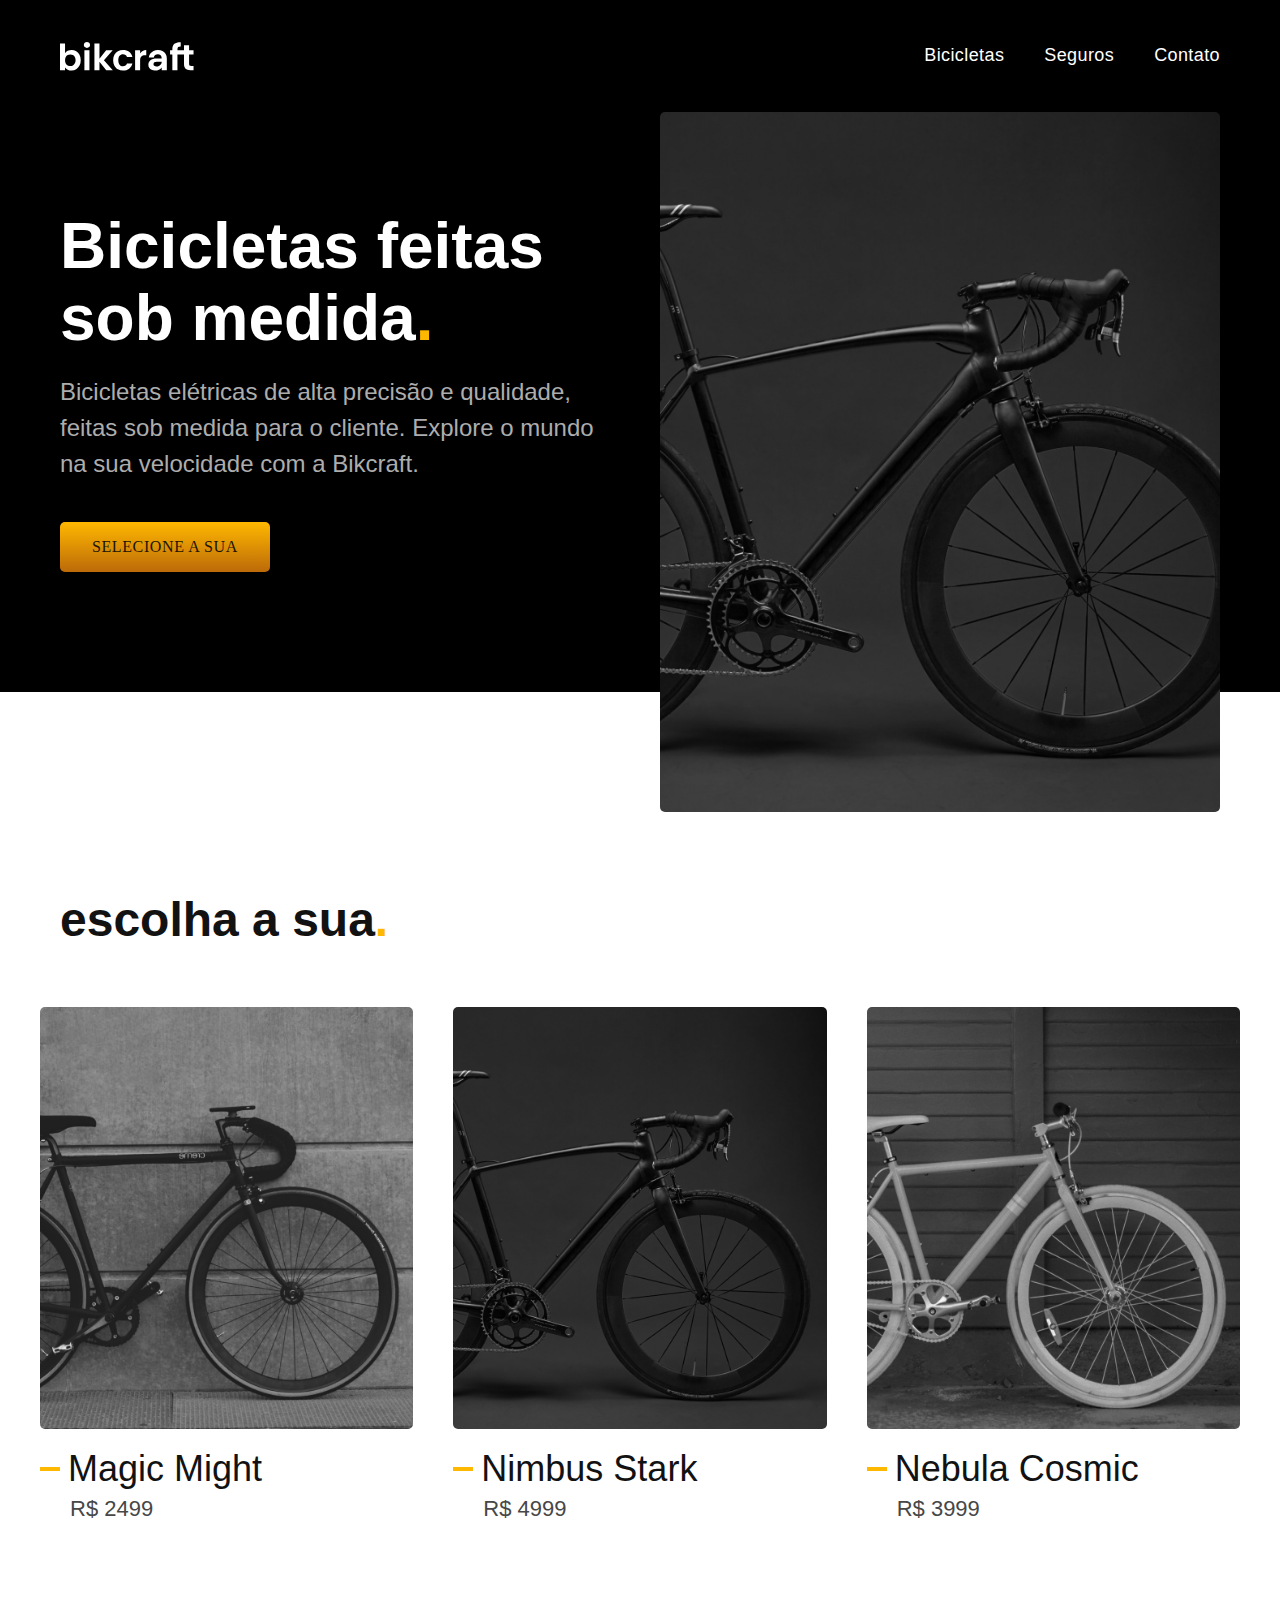
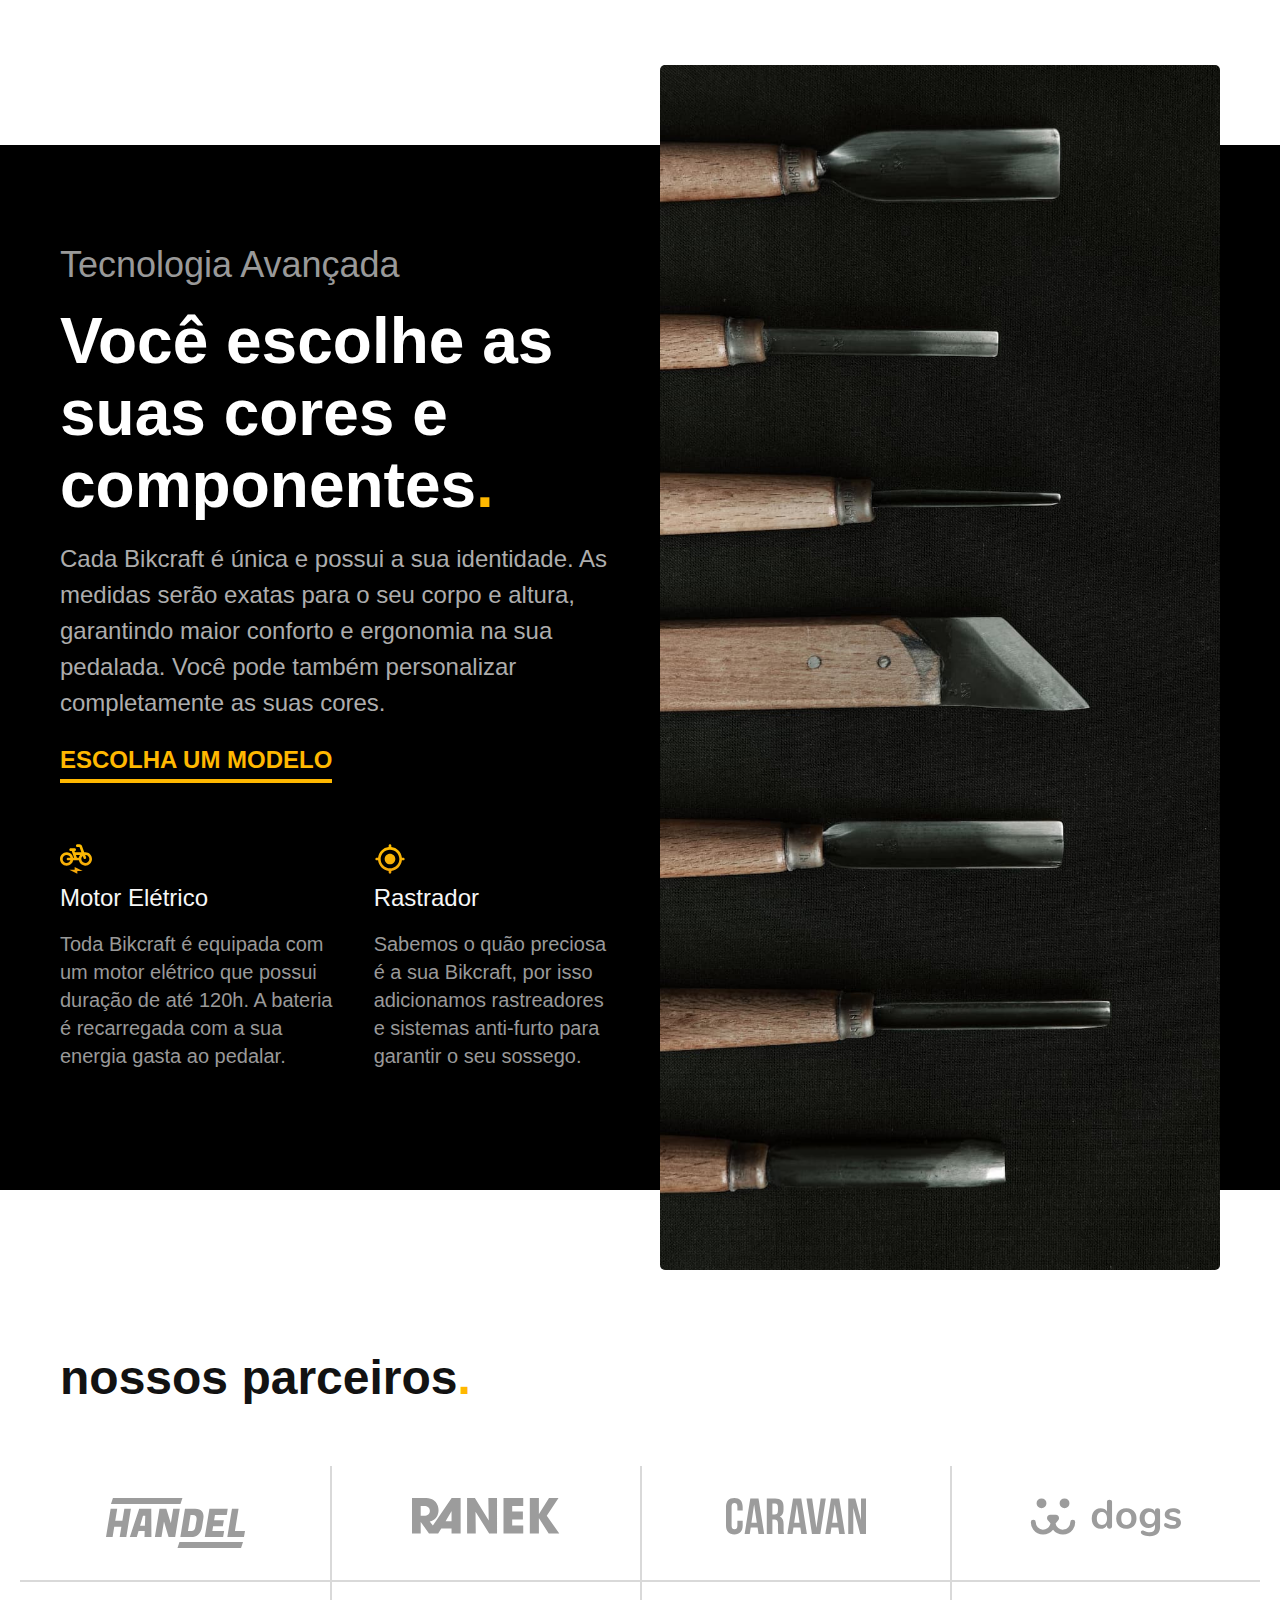
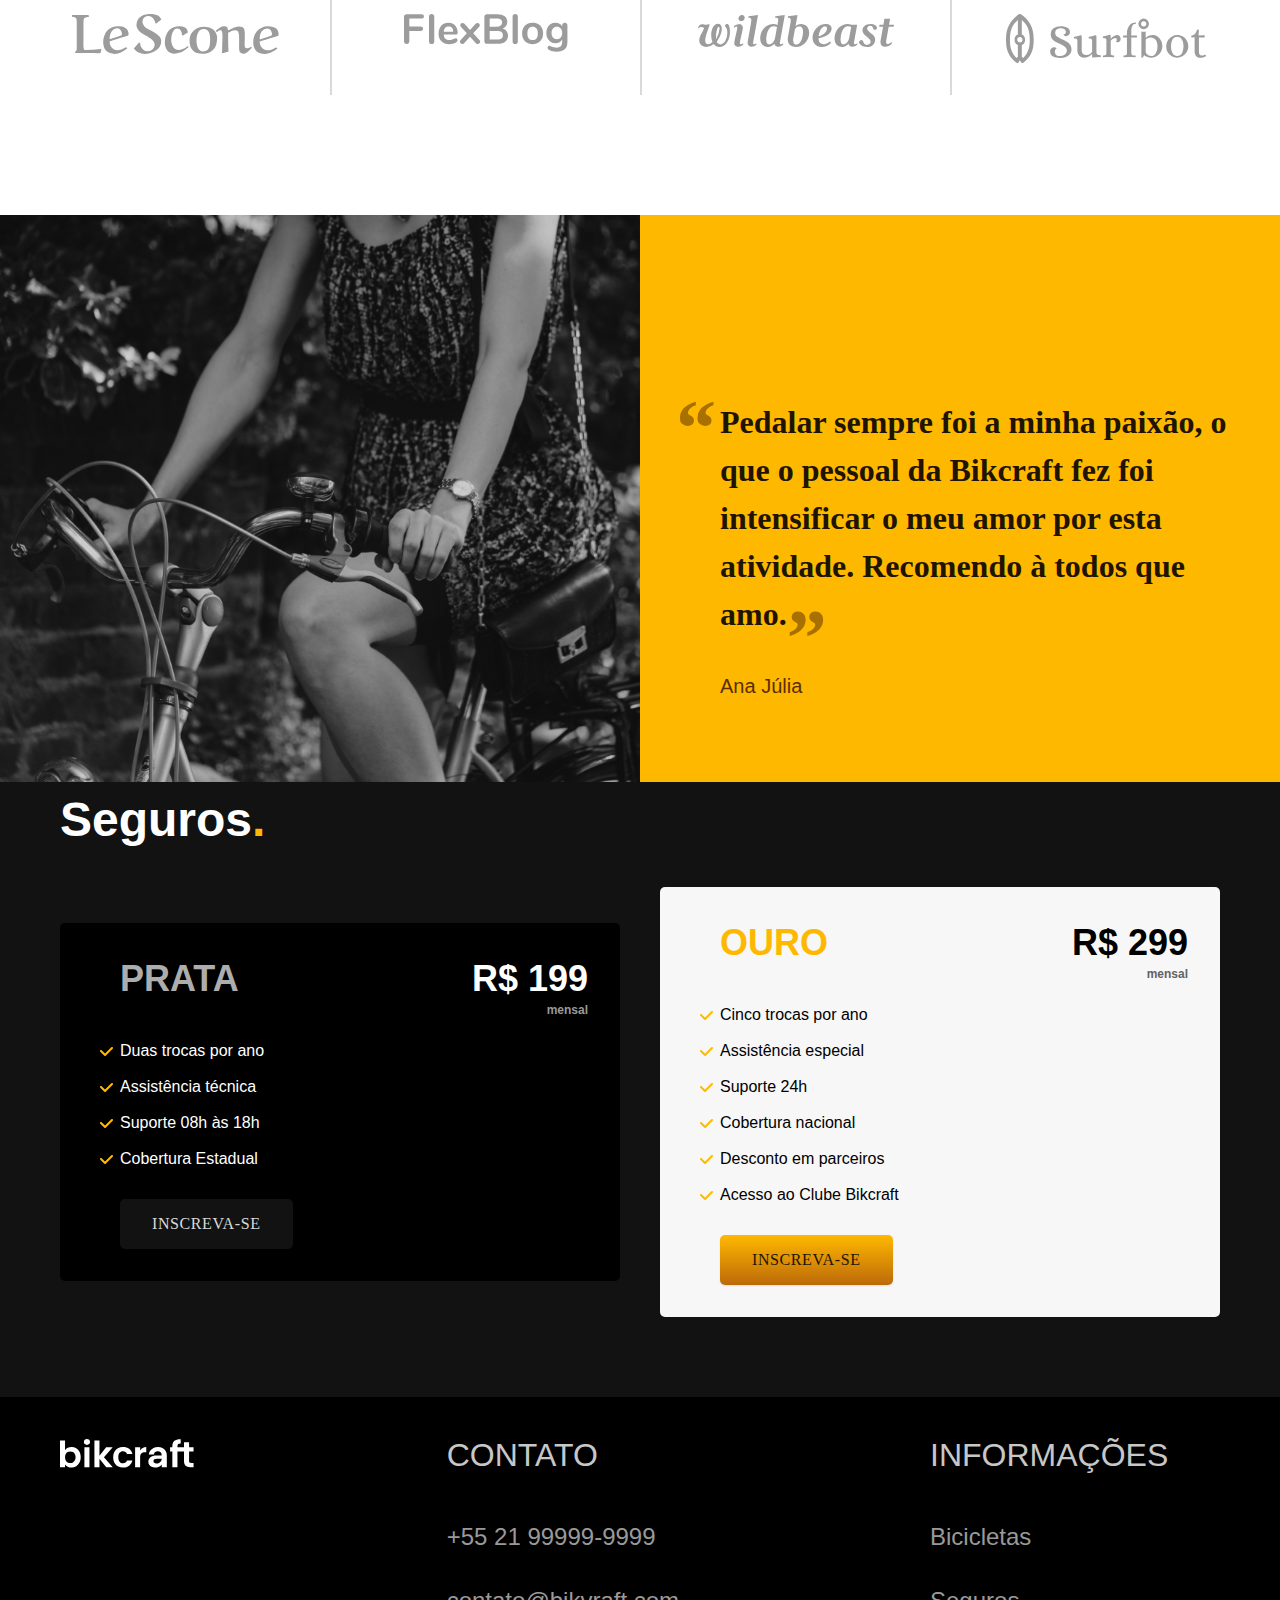
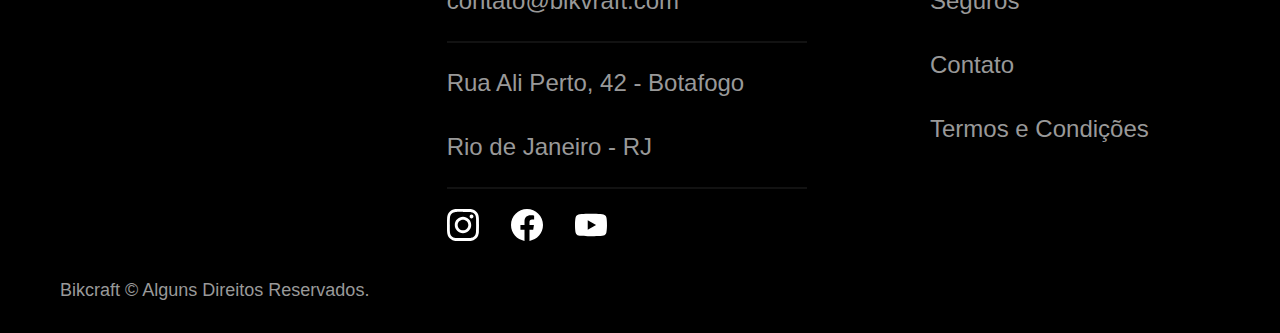
<file: index.html>
<!DOCTYPE html>
<html lang="pt-br">

<head>
  <meta charset="UTF-8">
  <meta name="viewport" content="width=device-width, initial-scale=1.0">
  <meta name="description" content="Bicicletas elétricas de alta precisão e qualidade,  feitas sob medida para o cliente. Explore o mundo na sua velocidade com a Bikcraft.">
  <link rel="stylesheet" href="/css/style.css">

  <!-- <link rel="preconnect" href="https://fonts.googleapis.com">
<link rel="preconnect" href="https://fonts.gstatic.com" crossorigin>
<link href="https://fonts.googleapis.com/css2?family=Merriweather:ital,wght@1,900&family=Poppins:wght@400;500;600;700&family=Roboto:wght@400;500;700&display=swap" rel="stylesheet"> -->

  <title>Bikcraft - Bicicletas Elétricas</title>
</head>

<body>
  <header class="header-bg">
    <div class="container header">
      <a href="./"><img src="/0801-imagens-e-icones/arquivos-cliente/bikcraft.svg" alt="bikcraft"></a>
      <nav aria-label="primaria">
        <ul class="header-menu font-d-m0">
          <li><a href="./bicicletas.html">Bicicletas</a></li>
          <li><a href="./seguros.html">Seguros</a></li>
          <li><a href="./contato.html">Contato</a></li>
        </ul>
      </nav>
    </div>
  </header>

  <main class="introducao-bg">
    <div class="container introducao-container">
      <div class="introducao-textos">
        <h1 class="font-d-b2">Bicicletas feitas sob medida<span class="cor-e1">.</span></h1>
        <p class="corpo-de-texto-cor-4 font-c-m2">Bicicletas elétricas de alta precisão e qualidade, feitas sob medida para o cliente. Explore o mundo na sua velocidade com a Bikcraft.</p>
        <a class="botao" href="./bicicletas.html">selecione a sua</a>
      </div>
      <div class="introducao-img">
        <img class="introducao-img" src="/0827-favicon/bikcraft-arquivos/img/fotos/introducao.jpg" alt="Bicicleta elétrica preta">
      </div>
    </div>
  </main>

  <article class="modelos">
    <h2 class="container font-d-b1 corpo-de-texto-cor-13">escolha a sua<span class="cor-e1">.</span></h2>
    <ul class="modelos-opcoes">
      <li><a href="./bicicletas/magic.html"><img src="/0827-favicon/bikcraft-arquivos/img/bicicletas/magic-home.jpg" alt="Bicicleta Preta">
          <h3 class="font-c-m4 corpo-de-texto-cor-13">Magic Might</h3>
          <span class="font-c-m1 corpo-de-texto-cor-10">R$ 2499</span>
        </a>
      </li>
      <li><a href="./bicicletas/nimbus.html"><img src="/0827-favicon/bikcraft-arquivos/img/bicicletas/nimbus-home.jpg" alt="">
          <h3 class="font-c-m4 corpo-de-texto-cor-13">Nimbus Stark</h3>
          <span class="font-c-m1 corpo-de-texto-cor-10">R$ 4999</span>
        </a>
      </li>
      <li><a href="./bicicletas/nebula.html"><img src="/0827-favicon/bikcraft-arquivos/img/bicicletas/nebula-home.jpg" alt="">
          <h3 class="font-c-m4 corpo-de-texto-cor-13">Nebula Cosmic</h3>
          <span class="font-c-m1 corpo-de-texto-cor-10">R$ 3999</span>
        </a>
      </li>
    </ul>
  </article>

  <article class="tecnologia-bg">
    <div class="tecnologia-container container">
      <div class="tecnologia-conteudo">
        <span class="font-c-m4 corpo-de-texto-cor-5">Tecnologia Avançada</span>
        <h1 class="font-d-b2 corpo-de-texto-cor-0">Você escolhe as suas cores e componentes<span class="cor-e1">.</span></h1>
        <p class="font-c-m2 corpo-de-texto-cor-4">Cada Bikcraft é única e possui a sua identidade. As medidas serão exatas para o seu corpo e altura, garantindo maior conforto e ergonomia na sua pedalada. Você pode também personalizar completamente as suas cores.</p>
        <a class="link font-d-b0" ref="./bicicletas.html">Escolha um modelo</a>
        <div class="tecnologia-detalhamento">
          <div>
            <img src="/0827-favicon/bikcraft-arquivos/img/icones/eletrica.svg" alt="">
            <h3 class="font-d-m1 corpo-de-texto-cor-1">Motor Elétrico</h3>
            <p class="font-c-r corpo-de-texto-cor-5">Toda Bikcraft é equipada com um motor elétrico que possui duração de até 120h. A bateria é recarregada com a sua energia gasta ao pedalar.</p>
          </div>
          <div>
            <img src="/0827-favicon/bikcraft-arquivos/img/icones/rastreador.svg" alt="">
            <h3 class="font-d-m1 corpo-de-texto-cor-1">Rastrador</h3>
            <p class="font-c-r corpo-de-texto-cor-5">Sabemos o quão preciosa é a sua Bikcraft, por isso adicionamos rastreadores e sistemas anti-furto para garantir o seu sossego.</p>
          </div>
        </div>
      </div>
      <div class="tecnologia-imagem">
        <img src="/0827-favicon/bikcraft-arquivos/img/fotos/tecnologia.jpg" alt="">
      </div>
    </div>
  </article>

  <section class="parceiros">
    <h2 class="container font-d-b1 corpo-de-texto-cor-13">nossos parceiros<span class="cor-e1">.</span></h2>
    <ul class="parceiros-marcas">
      <li><img src="/0808-home-parceiros/parceiros/handel.svg" alt=""></li>
      <li><img src="/0808-home-parceiros/parceiros/ranek.svg" alt=""></li>
      <li><img src="/0808-home-parceiros/parceiros/caravan.svg" alt=""></li>
      <li><img src="/0808-home-parceiros/parceiros/dogs.svg" alt=""></li>
      <li><img src="/0808-home-parceiros/parceiros/lescone.svg" alt=""></li>
      <li><img src="/0808-home-parceiros/parceiros/flexblog.svg" alt=""></li>
      <li><img src="/0808-home-parceiros/parceiros/wildbeast.svg" alt=""></li>
      <li><img src="/0808-home-parceiros/parceiros/surfbot.svg" alt=""></li>
    </ul>
  </section>

  <section class="depoimento">
    <div class="depoimento-imagem">
      <img src="/0801-imagens-e-icones/arquivos-cliente/fotos/gerais/depoimento.jpg" alt="Moça andando de bicicleta">
    </div>
    <div class="depoimento-conteudo">
      <blockquote class="cor-e7 font-citacao">
        <p>Pedalar sempre foi a minha paixão, o que o pessoal da Bikcraft fez foi intensificar o meu amor por esta atividade. Recomendo à todos que amo. </p>
      </blockquote>
      <span class="font-d-r cor-e5">Ana Júlia</span>
    </div>
  </section>

  <article class="seguros-bg">
    <div class="seguros container">
      <h2 class=" font-d-b1 corpo-de-texto-cor-0">Seguros<span class="cor-e1">.</span></h2>

      <div class="planos">
        <h2 class="font-d-sm2 corpo-de-texto-cor-4">PRATA</h2>
        <span class="font-d-sm2 corpo-de-texto-cor-0">R$ 199 <span class="font-d-sm0 corpo-de-texto-cor-5">mensal</span></span>
        <ul class="font-c-0m corpo-de-texto-cor-0">
          <li>Duas trocas por ano</li>
          <li>Assistência técnica </li>
          <li>Suporte 08h às 18h</li>
          <li>Cobertura Estadual</li>
        </ul>
        <a class="botao secundario" href="./orcamento.html">Inscreva-se</a>
      </div>

      <div class="planos planos-bg">
        <h2 class="font-d-sm2 cor-e1">OURO</h2>
        <span class="font-d-sm2 corpo-de-texto-cor-14">R$ 299 <span class="font-d-sm0 corpo-de-texto-cor-8">mensal</span></span>
        <ul class="font-c-0m corpo-de-texto-cor-14">
          <li>Cinco trocas por ano</li>
          <li>Assistência especial </li>
          <li>Suporte 24h</li>
          <li>Cobertura nacional</li>
          <li>Desconto em parceiros</li>
          <li>Acesso ao Clube Bikcraft</li>
        </ul>
        <a class="botao" href="./orcamento.html">Inscreva-se</a>
      </div>
    </div>
  </article>

  <footer class="footer-bg">
    <div class="footer-container container">
      <span>
        <a href="./"><img src="/0801-imagens-e-icones/arquivos-cliente/bikcraft.svg" alt="bikcraft"></a>
      </span>
      <div class="footer-contato">
        <h3 class="font-d-m3 corpo-de-texto-cor-3">CONTATO</h3>
        <nav aria-label="contato">
          <ul class="font-c-m3 corpo-de-texto-cor-5">
            <li><a href="tel:+5521999999999">+55 21 99999-9999</a></li>
            <li><a href="mailto:contato@bikvraft.com">contato@bikvraft.com</a></li>
            <li>Rua Ali Perto, 42 - Botafogo</li>
            <li>Rio de Janeiro - RJ</li>
          </ul>
        </nav>
        <div class="redes-sociais corpo-de-texto-cor-0">
          <a href="./">
            <img src="/0827-favicon/bikcraft-arquivos/img/redes/instagram.svg" alt="Instagram">
          </a>
          <a href="./">
            <img src="/0827-favicon/bikcraft-arquivos/img/redes/facebook.svg" alt="Facebook">
          </a>
          <a href="./">
            <img src="/0827-favicon/bikcraft-arquivos/img/redes/youtube.svg" alt="Youtub">
          </a>
        </div>
      </div>
      <div class="footer-informacoes">
        <h3 class="font-d-m3 corpo-de-texto-cor-3">INFORMAÇÕES</h3>
        <nav aria-label="informações">
          <ul class="font-c-m3 corpo-de-texto-cor-5">
            <li><a href="./bicicletas.html">Bicicletas</a></li>
            <li><a href="./seguros.html">Seguros</a></li>
            <li><a href="./contato.html">Contato</a></li>
            <li><a href="./termos.html">Termos e Condições</a></li>
          </ul>
        </nav>
      </div>
      <p class="footer-copy corpo-de-texto-cor-5">Bikcraft © Alguns Direitos Reservados.</p>
    </div>
  </footer>
</body>

</html>
</file>
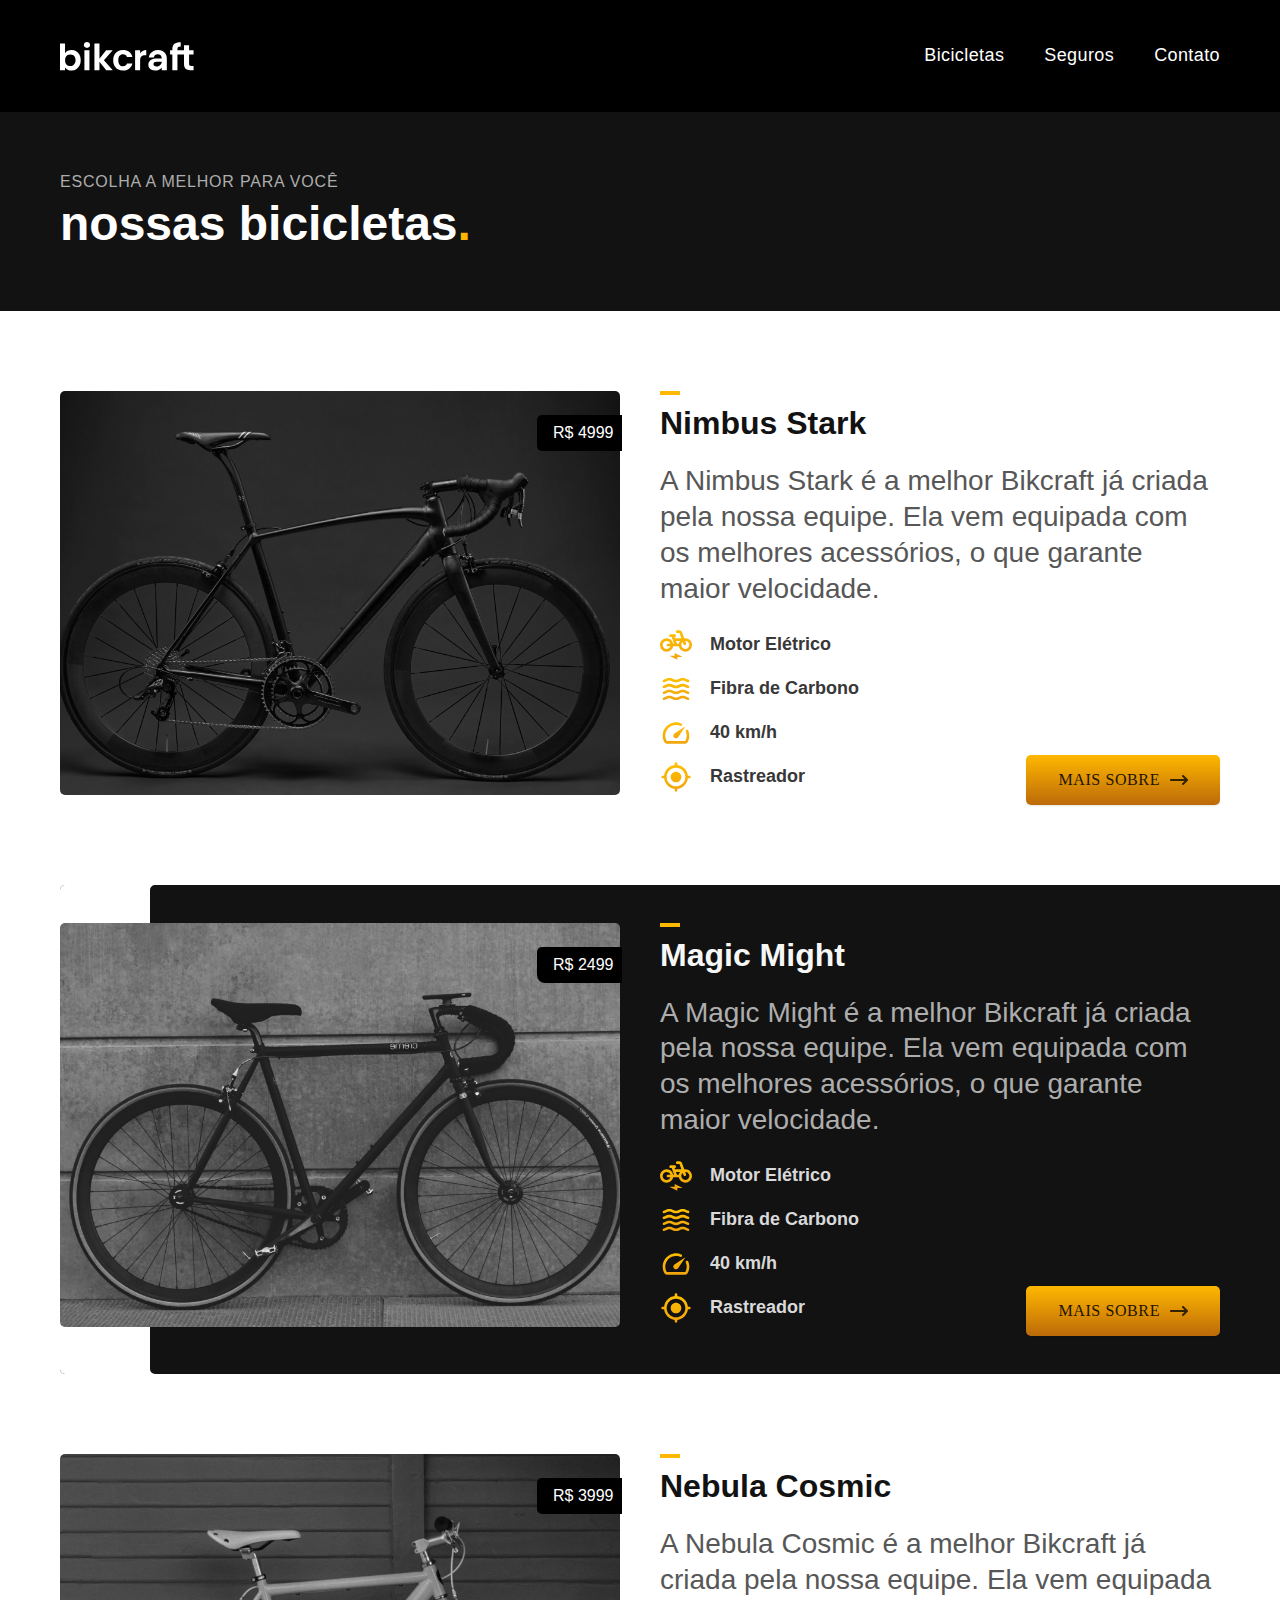
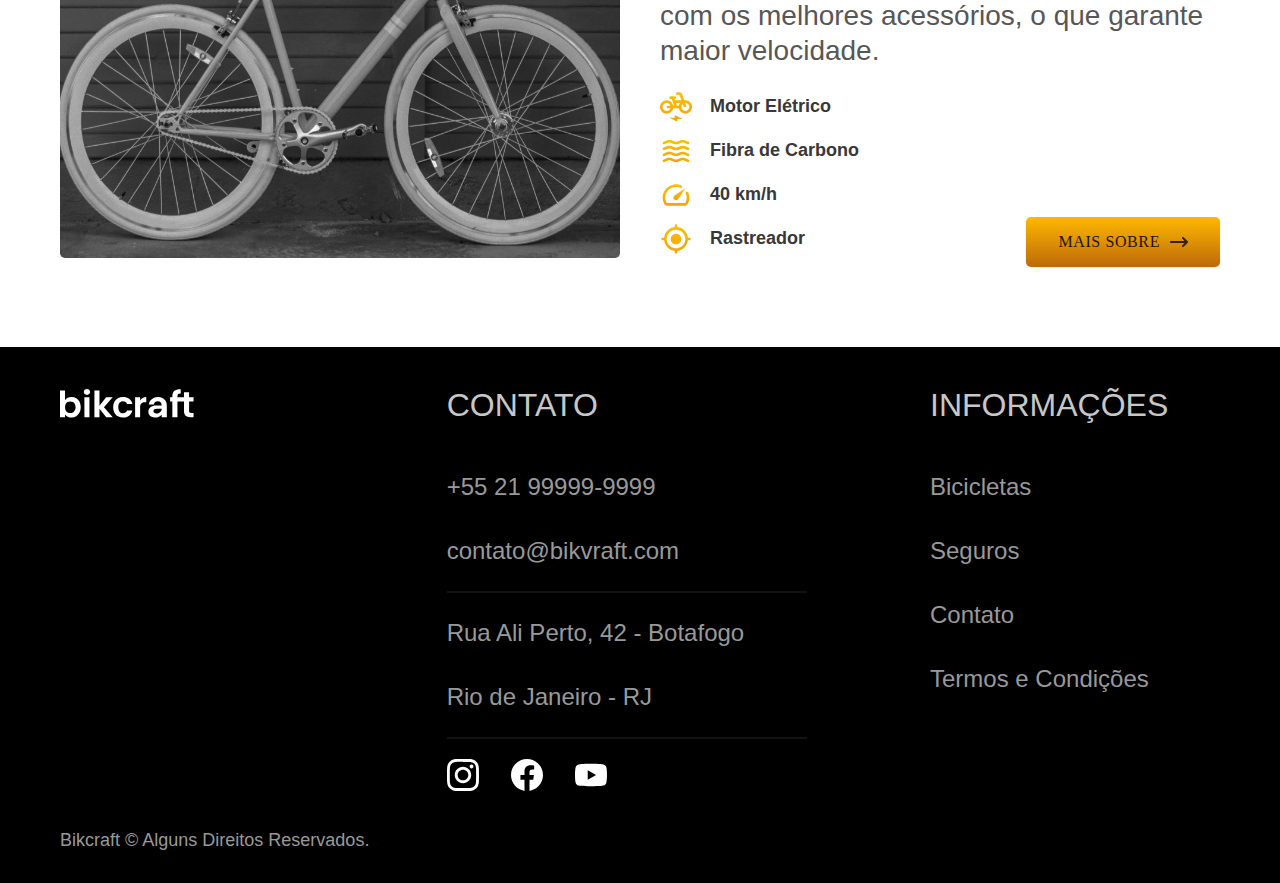
<file: bicicletas.html>
<!DOCTYPE html>
<html lang="pt-br">

<head>
  <meta charset="UTF-8">
  <meta name="viewport" content="width=device-width, initial-scale=1.0">
  <meta name="description" content="Bicicletas e modelos.">
  <link rel="stylesheet" href="/css/style.css">
  <title>Bicicletas| Bikcraft</title>

  <!-- <link rel="preconnect" href="https://fonts.googleapis.com">
<link rel="preconnect" href="https://fonts.gstatic.com" crossorigin>
<link href="https://fonts.googleapis.com/css2?family=Merriweather:ital,wght@1,900&family=Poppins:wght@400;500;600;700&family=Roboto:wght@400;500;700&display=swap" rel="stylesheet"> -->

</head>

<body id="bicicletas">
  <header class="header-bg">
    <div class="container header">
      <a href="./"><img src="/0801-imagens-e-icones/arquivos-cliente/bikcraft.svg" alt="bikcraft"></a>
      <nav aria-label="primaria">
        <ul class="header-menu font-d-m0">
          <li><a href="./bicicletas.html">Bicicletas</a></li>
          <li><a href="./seguros.html">Seguros</a></li>
          <li><a href="./contato.html">Contato</a></li>
        </ul>
      </nav>
    </div>
  </header>

  <main>
    <div class="titulo-bg">
      <div class="titulo container">
        <p class="font-c-01m corpo-de-texto-cor-4">escolha a melhor para você</p>
        <h1 class="font-d-b1 corpo-de-texto-cor-0">nossas bicicletas<span class="cor-e1">.</span></h1>
      </div>
    </div>

    <div class="bicicletas-conteudo container"><!--1-->
      <!-- <div class="div-img-span"> -->
        <img src="/0827-favicon/bikcraft-arquivos/img/bicicletas/nimbus.jpg" alt="Nimbus Stark">
        <!-- <span class="font-c-01m corpo-de-texto-cor-0">R$ 4999</span>
      </div> -->
      <div class="bicicletas-conteudo-textos bicicletas-bg-1-3">
        <span class="font-c-01m corpo-de-texto-cor-0">R$ 4999</span>
        <h2 class="font-c-b0 corpo-de-texto-cor-13">Nimbus Stark</h2>
        <p class="font-c-m31 corpo-de-texto-cor-9">A Nimbus Stark é a melhor Bikcraft já criada pela nossa equipe. Ela vem equipada com os melhores acessórios, o que garante maior velocidade. </p>
        <ul class="font-d-sm1 corpo-de-texto-cor-11">
          <li><img src="/0827-favicon/bikcraft-arquivos/img/icones/eletrica.svg" alt="">Motor Elétrico</li>
          <li><img src="/0827-favicon/bikcraft-arquivos/img/icones/carbono.svg" alt="">Fibra de Carbono</li>
          <li><img src="/0827-favicon/bikcraft-arquivos/img/icones/velocidade.svg" alt="">40 km/h</li>
          <li><img src="/0827-favicon/bikcraft-arquivos/img/icones/rastreador.svg" alt="">Rastreador</li>
        </ul>
        <a class="botao seta" href="./nimbus-stark.html">mais sobre <!-- <span><img src="/0827-favicon/bikcraft-arquivos/img/icones/seta.svg" alt=""></span>--></a>
      </div>
    </div>

    <div class="container"><!--2-->
      <div class="bicicletas-conteudo bicicletas-bg-2">
        <img src="/0827-favicon/bikcraft-arquivos/img/bicicletas/magic.jpg" alt="Nimbus Stark">
        <div class="bicicletas-conteudo-textos">
          <span id="span-2" class="font-c-01m corpo-de-texto-cor-0">R$ 2499</span>
          <h2 class="font-c-b0 corpo-de-texto-cor-1">Magic Might</h2>
          <p class="font-c-m31 corpo-de-texto-cor-4">A Magic Might é a melhor Bikcraft já criada pela nossa equipe. Ela vem equipada com os melhores acessórios, o que garante maior velocidade. </p>
          <ul class="font-d-sm1 corpo-de-texto-cor-2">
            <li><img src="/0827-favicon/bikcraft-arquivos/img/icones/eletrica.svg" alt="">Motor Elétrico</li>
            <li><img src="/0827-favicon/bikcraft-arquivos/img/icones/carbono.svg" alt="">Fibra de Carbono</li>
            <li><img src="/0827-favicon/bikcraft-arquivos/img/icones/velocidade.svg" alt="">40 km/h</li>
            <li><img src="/0827-favicon/bikcraft-arquivos/img/icones/rastreador.svg" alt="">Rastreador</li>
          </ul>
          <a class="botao seta" href="./magic-might.html">mais sobre</a>
        </div>
      </div>
    </div>

    <div class="bicicletas-conteudo container"><!--3-->
      <img src="/0827-favicon/bikcraft-arquivos/img/bicicletas/nebula.jpg" alt="Nimbus Stark">
      <div class="bicicletas-conteudo-textos bicicletas-bg-1-3">
        <span class="font-c-01m corpo-de-texto-cor-0">R$ 3999</span>
        <h2 class="font-c-b0 corpo-de-texto-cor-13">Nebula Cosmic</h2>
        <p class="font-c-m31 corpo-de-texto-cor-9">A Nebula Cosmic é a melhor Bikcraft já criada pela nossa equipe. Ela vem equipada com os melhores acessórios, o que garante maior velocidade. </p>
        <ul class="font-d-sm1 corpo-de-texto-cor-11">
          <li><img src="/0827-favicon/bikcraft-arquivos/img/icones/eletrica.svg" alt="">Motor Elétrico</li>
          <li><img src="/0827-favicon/bikcraft-arquivos/img/icones/carbono.svg" alt="">Fibra de Carbono</li>
          <li><img src="/0827-favicon/bikcraft-arquivos/img/icones/velocidade.svg" alt="">40 km/h</li>
          <li><img src="/0827-favicon/bikcraft-arquivos/img/icones/rastreador.svg" alt="">Rastreador</li>
        </ul>
        <a class="botao seta" href="./nebula-cosmic.html">mais sobre</a>
      </div>
    </div>
  </main>

  <footer class="footer-bg">
    <div class="footer-container container">
      <span>
        <a href="./"><img src="/0801-imagens-e-icones/arquivos-cliente/bikcraft.svg" alt="bikcraft"></a>
      </span>
      <div class="footer-contato">
        <h3 class="font-d-m3 corpo-de-texto-cor-3">CONTATO</h3>
        <nav aria-label="contato">
          <ul class="font-c-m3 corpo-de-texto-cor-5">
            <li><a href="tel:+5521999999999">+55 21 99999-9999</a></li>
            <li><a href="mailto:contato@bikvraft.com">contato@bikvraft.com</a></li>
            <li>Rua Ali Perto, 42 - Botafogo</li>
            <li>Rio de Janeiro - RJ</li>
          </ul>
        </nav>
        <div class="redes-sociais corpo-de-texto-cor-0">
          <a href="./">
            <img src="/0827-favicon/bikcraft-arquivos/img/redes/instagram.svg" alt="Instagram">
          </a>
          <a href="./">
            <img src="/0827-favicon/bikcraft-arquivos/img/redes/facebook.svg" alt="Facebook">
          </a>
          <a href="./">
            <img src="/0827-favicon/bikcraft-arquivos/img/redes/youtube.svg" alt="Youtub">
          </a>
        </div>
      </div>
      <div class="footer-informacoes">
        <h3 class="font-d-m3 corpo-de-texto-cor-3">INFORMAÇÕES</h3>
        <nav aria-label="informações">
          <ul class="font-c-m3 corpo-de-texto-cor-5">
            <li><a href="./bicicletas.html">Bicicletas</a></li>
            <li><a href="./seguros.html">Seguros</a></li>
            <li><a href="./contato.html">Contato</a></li>
            <li><a href="./termos.html">Termos e Condições</a></li>
          </ul>
        </nav>
      </div>
      <p class="footer-copy corpo-de-texto-cor-5">Bikcraft © Alguns Direitos Reservados.</p>
    </div>
  </footer>
</body>

</html>
</file>
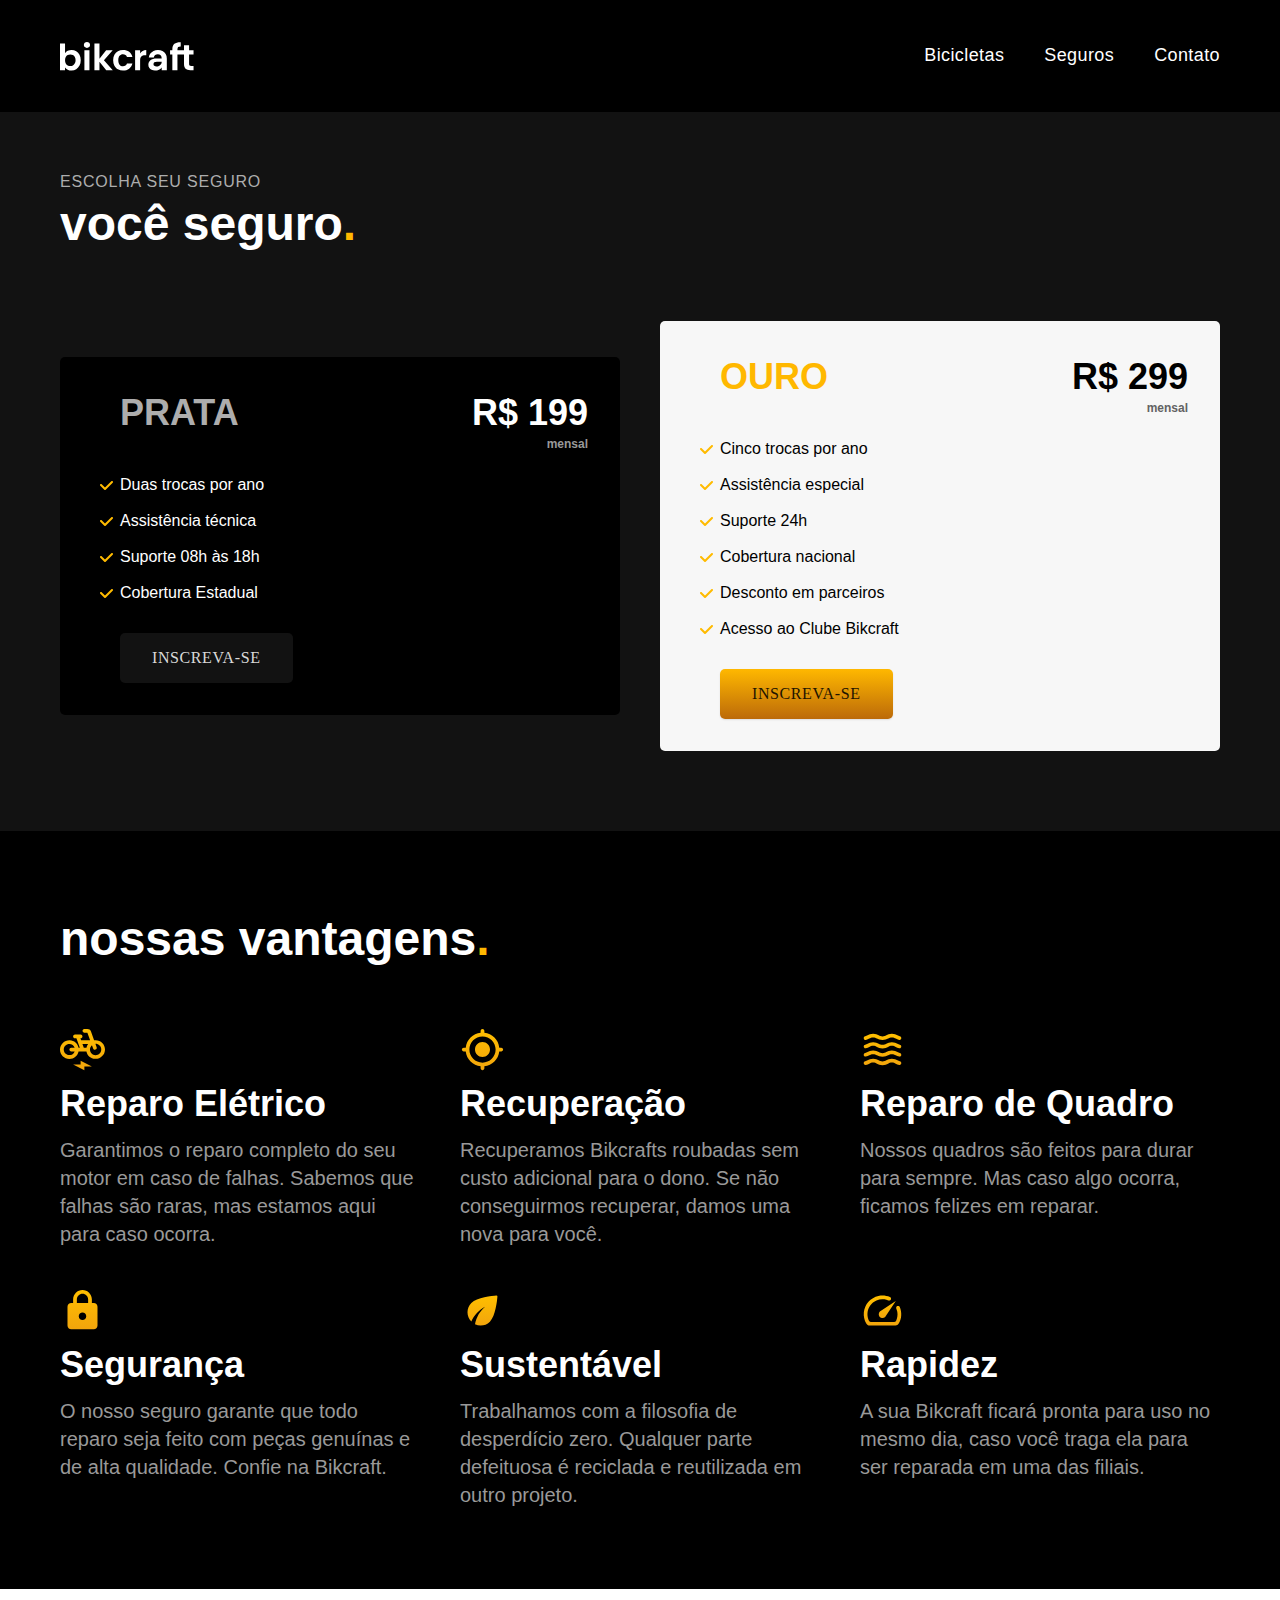
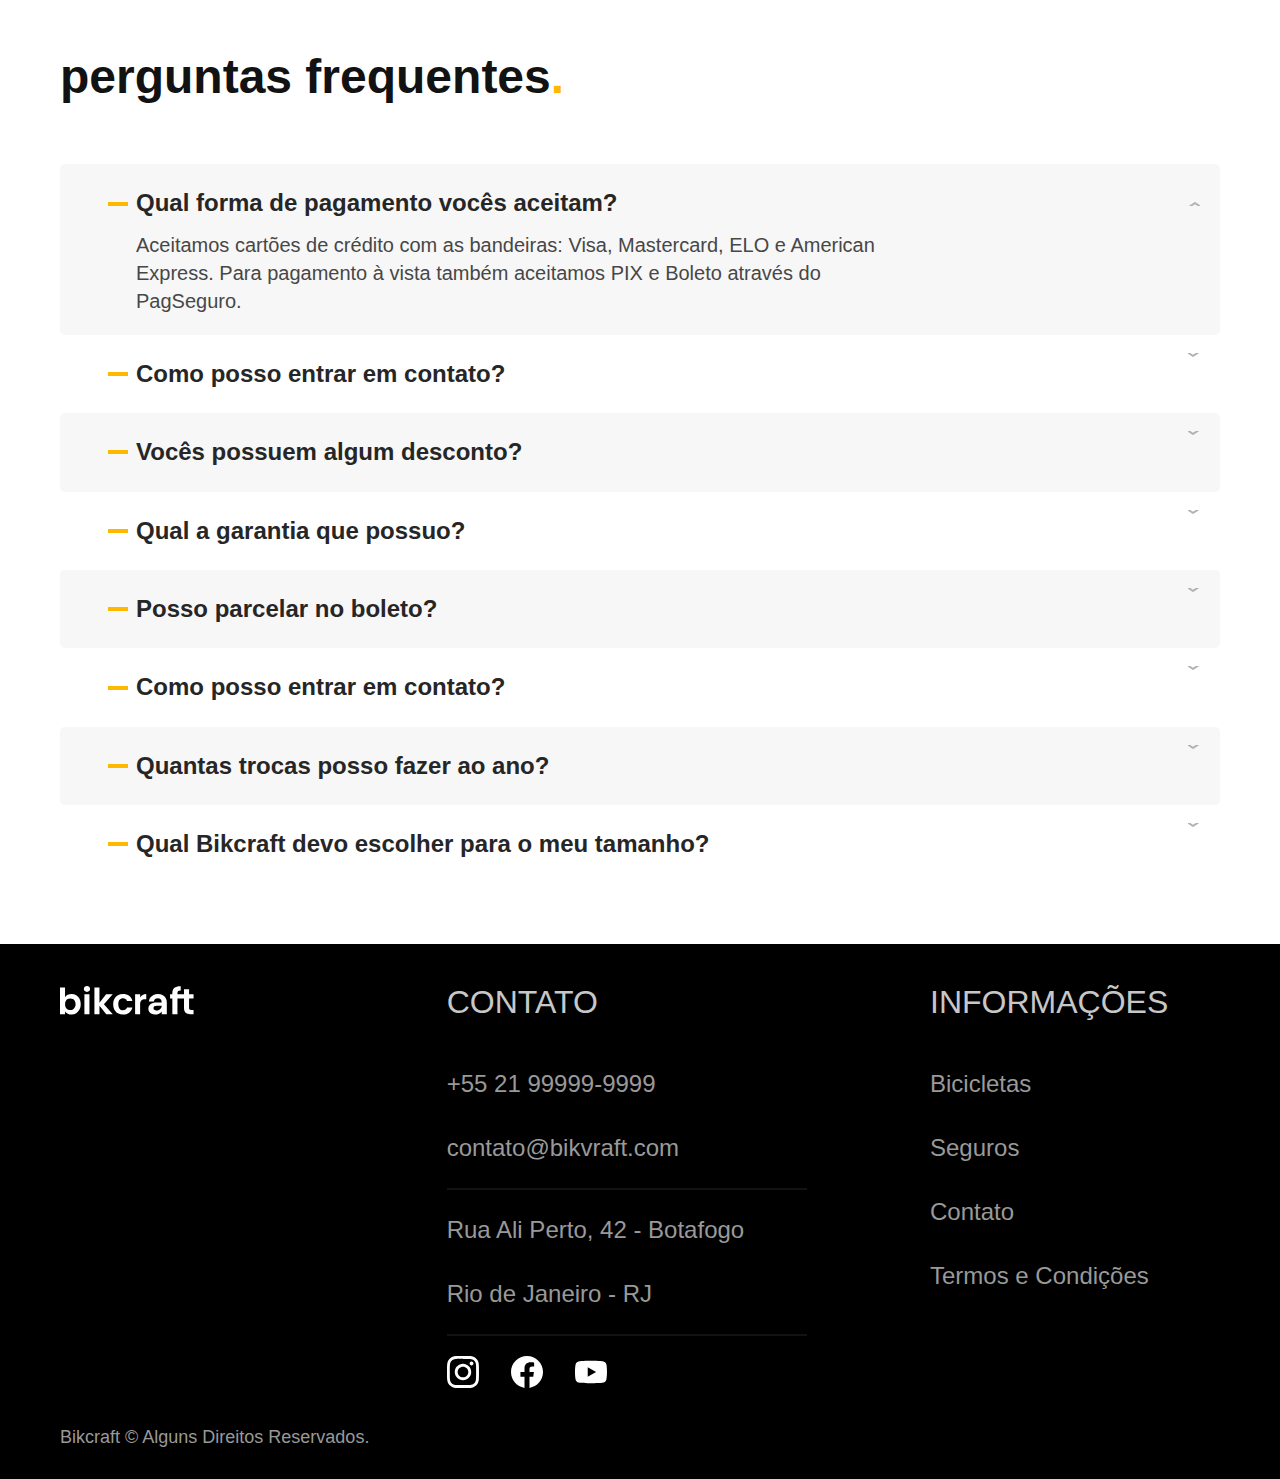
<file: seguros.html>
<!DOCTYPE html>
<html lang="pt-br">

<head>
  <meta charset="UTF-8">
  <meta name="viewport" content="width=device-width, initial-scale=1.0">
  <meta name="description" content="Seguros.">
  <link rel="stylesheet" href="/css/style.css">
  <title>Seguros | Bikcraft</title>

  <!-- <link rel="preconnect" href="https://fonts.googleapis.com">
<link rel="preconnect" href="https://fonts.gstatic.com" crossorigin>
<link href="https://fonts.googleapis.com/css2?family=Merriweather:ital,wght@1,900&family=Poppins:wght@400;500;600;700&family=Roboto:wght@400;500;700&display=swap" rel="stylesheet"> -->

</head>

<body id="Seguros">
  <header class="header-bg">
    <div class="container header">
      <a href="./"><img src="/0801-imagens-e-icones/arquivos-cliente/bikcraft.svg" alt="bikcraft"></a>
      <nav aria-label="primaria">
        <ul class="header-menu font-d-m0">
          <li><a href="./bicicletas.html">Bicicletas</a></li>
          <li><a href="./seguros.html">Seguros</a></li>
          <li><a href="./contato.html">Contato</a></li>
        </ul>
      </nav>
    </div>
  </header>

  <main>
    <div class="titulo-bg">
      <div class="titulo container">
        <p class="font-c-01m corpo-de-texto-cor-4">Escolha seu seguro</p>
        <h1 class="font-d-b1 corpo-de-texto-cor-0">você seguro<span class="cor-e1">.</span></h1>
      </div>
    </div>
    <div class="seguros-bg">
      <div class="seguros container">
        <div class="planos">
          <h2 class="font-d-sm2 corpo-de-texto-cor-4">PRATA</h2>
          <span class="font-d-sm2 corpo-de-texto-cor-0">R$ 199 <span class="font-d-sm0 corpo-de-texto-cor-5">mensal</span></span>
          <ul class="font-c-0m corpo-de-texto-cor-0">
            <li>Duas trocas por ano</li>
            <li>Assistência técnica </li>
            <li>Suporte 08h às 18h</li>
            <li>Cobertura Estadual</li>
          </ul>
          <a class="botao secundario" href="./orcamento.html">Inscreva-se</a>
        </div>

        <div class="planos planos-bg">
          <h2 class="font-d-sm2 cor-e1">OURO</h2>
          <span class="font-d-sm2 corpo-de-texto-cor-14">R$ 299 <span class="font-d-sm0 corpo-de-texto-cor-8">mensal</span></span>
          <ul class="font-c-0m corpo-de-texto-cor-14">
            <li>Cinco trocas por ano</li>
            <li>Assistência especial </li>
            <li>Suporte 24h</li>
            <li>Cobertura nacional</li>
            <li>Desconto em parceiros</li>
            <li>Acesso ao Clube Bikcraft</li>
          </ul>
          <a class="botao" href="./orcamento.html">Inscreva-se</a>
        </div>
      </div>
    </div>
  </main>

  <article class="vantagens-bg">
    <div class="vantagens-grid container">
      <h1 class="font-d-b1 corpo-de-texto-cor-0">nossas vantagens<span class="cor-e1">.</span></h1>
      <ul class="vantagens-ul">
        <li><img src="/0827-favicon/bikcraft-arquivos/img/icones/eletrica.svg" alt="">
          <h3 class="font-d-sm corpo-de-texto-cor-0">Reparo Elétrico</h3>
          <p class="font-c-r corpo-de-texto-cor-5">Garantimos o reparo completo do seu motor em caso de falhas. Sabemos que falhas são raras, mas estamos aqui para caso ocorra.</p>
        </li>
        <li><img src="/0827-favicon/bikcraft-arquivos/img/icones/rastreador.svg" alt="">
          <h3 class="font-d-sm corpo-de-texto-cor-0">Recuperação</h3>
          <p class="font-c-r corpo-de-texto-cor-5">Recuperamos Bikcrafts roubadas sem custo adicional para o dono. Se não conseguirmos recuperar, damos uma nova para você.</p>
        </li>
        <li><img src="/0827-favicon/bikcraft-arquivos/img/icones/carbono.svg" alt="">
          <h3 class="font-d-sm corpo-de-texto-cor-0">Reparo de Quadro</h3>
          <p class="font-c-r corpo-de-texto-cor-5">Nossos quadros são feitos para durar para sempre. Mas caso algo ocorra, ficamos felizes em reparar.</p>
        </li>
        <li><img src="/0827-favicon/bikcraft-arquivos/img/icones/seguro.svg" alt="">
          <h3 class="font-d-sm corpo-de-texto-cor-0">Segurança</h3>
          <p class="font-c-r corpo-de-texto-cor-5">O nosso seguro garante que todo reparo seja feito com peças genuínas e de alta qualidade. Confie na Bikcraft.</p>
        </li>
        <li><img src="/0827-favicon/bikcraft-arquivos/img/icones/sustentavel.svg" alt="">
          <h3 class="font-d-sm corpo-de-texto-cor-0">Sustentável</h3>
          <p class="font-c-r corpo-de-texto-cor-5">Trabalhamos com a filosofia de desperdício zero. Qualquer parte defeituosa é reciclada e reutilizada em outro projeto.</p>
        </li>
        <li><img src="/0827-favicon/bikcraft-arquivos/img/icones/velocidade.svg" alt="">
          <h3 class="font-d-sm corpo-de-texto-cor-0">Rapidez</h3>
          <p class="font-c-r corpo-de-texto-cor-5">A sua Bikcraft ficará pronta para uso no mesmo dia, caso você traga ela para ser reparada em uma das filiais.</p>
        </li>
      </ul>
    </div>
  </article>

  <article class="perguntas-bg">
    <div class="perguntas-grid container">
      <h1 class="font-d-b1 corpo-de-texto-cor-13">perguntas frequentes<span class="cor-e1">.</span></h1>
      <div class="li-unica">
          <h4 class="font-d-b0 corpo-de-texto-cor-12">Qual forma de pagamento vocês aceitam?</h4>
          <p class="font-c-r corpo-de-texto-cor-10">Aceitamos cartões de crédito com as bandeiras: Visa, Mastercard, ELO e American Express. Para pagamento à vista também aceitamos PIX e Boleto através do PagSeguro.</p>
      </div>
      <ul class="perguntas-ul">
        <li>
          <h4 class="font-d-b0 corpo-de-texto-cor-12">Como posso entrar em contato?</h4>
        </li>
        <li>
          <h4 class="font-d-b0 corpo-de-texto-cor-12">Vocês possuem algum desconto?</h4>
        </li>
        <li>
          <h4 class="font-d-b0 corpo-de-texto-cor-12">Qual a garantia que possuo?</h4>
        </li>
        <li>
          <h4 class="font-d-b0 corpo-de-texto-cor-12">Posso parcelar no boleto?</h4>
        </li>
        <li>
          <h4 class="font-d-b0 corpo-de-texto-cor-12">Como posso entrar em contato?</h4>
        </li>
        <li>
          <h4 class="font-d-b0 corpo-de-texto-cor-12">Quantas trocas posso fazer ao ano?</h4>
        </li>
        <li>
          <h4 class="font-d-b0 corpo-de-texto-cor-12">Qual Bikcraft devo escolher para o meu tamanho?</h4>
        </li>
      </ul>
    </div>
  </article>

  <footer class="footer-bg">
    <div class="footer-container container">
      <span>
        <a href="./"><img src="/0801-imagens-e-icones/arquivos-cliente/bikcraft.svg" alt="bikcraft"></a>
      </span>
      <div class="footer-contato">
        <h3 class="font-d-m3 corpo-de-texto-cor-3">CONTATO</h3>
        <nav aria-label="contato">
          <ul class="font-c-m3 corpo-de-texto-cor-5">
            <li><a href="tel:+5521999999999">+55 21 99999-9999</a></li>
            <li><a href="mailto:contato@bikvraft.com">contato@bikvraft.com</a></li>
            <li>Rua Ali Perto, 42 - Botafogo</li>
            <li>Rio de Janeiro - RJ</li>
          </ul>
        </nav>
        <div class="redes-sociais corpo-de-texto-cor-0">
          <a href="./">
            <img src="/0827-favicon/bikcraft-arquivos/img/redes/instagram.svg" alt="Instagram">
          </a>
          <a href="./">
            <img src="/0827-favicon/bikcraft-arquivos/img/redes/facebook.svg" alt="Facebook">
          </a>
          <a href="./">
            <img src="/0827-favicon/bikcraft-arquivos/img/redes/youtube.svg" alt="Youtub">
          </a>
        </div>
      </div>
      <div class="footer-informacoes">
        <h3 class="font-d-m3 corpo-de-texto-cor-3">INFORMAÇÕES</h3>
        <nav aria-label="informações">
          <ul class="font-c-m3 corpo-de-texto-cor-5">
            <li><a href="./bicicletas.html">Bicicletas</a></li>
            <li><a href="./seguros.html">Seguros</a></li>
            <li><a href="./contato.html">Contato</a></li>
            <li><a href="./termos.html">Termos e Condições</a></li>
          </ul>
        </nav>
      </div>
      <p class="footer-copy corpo-de-texto-cor-5">Bikcraft © Alguns Direitos Reservados.</p>
    </div>
  </footer>
</body>

</html>
</file>
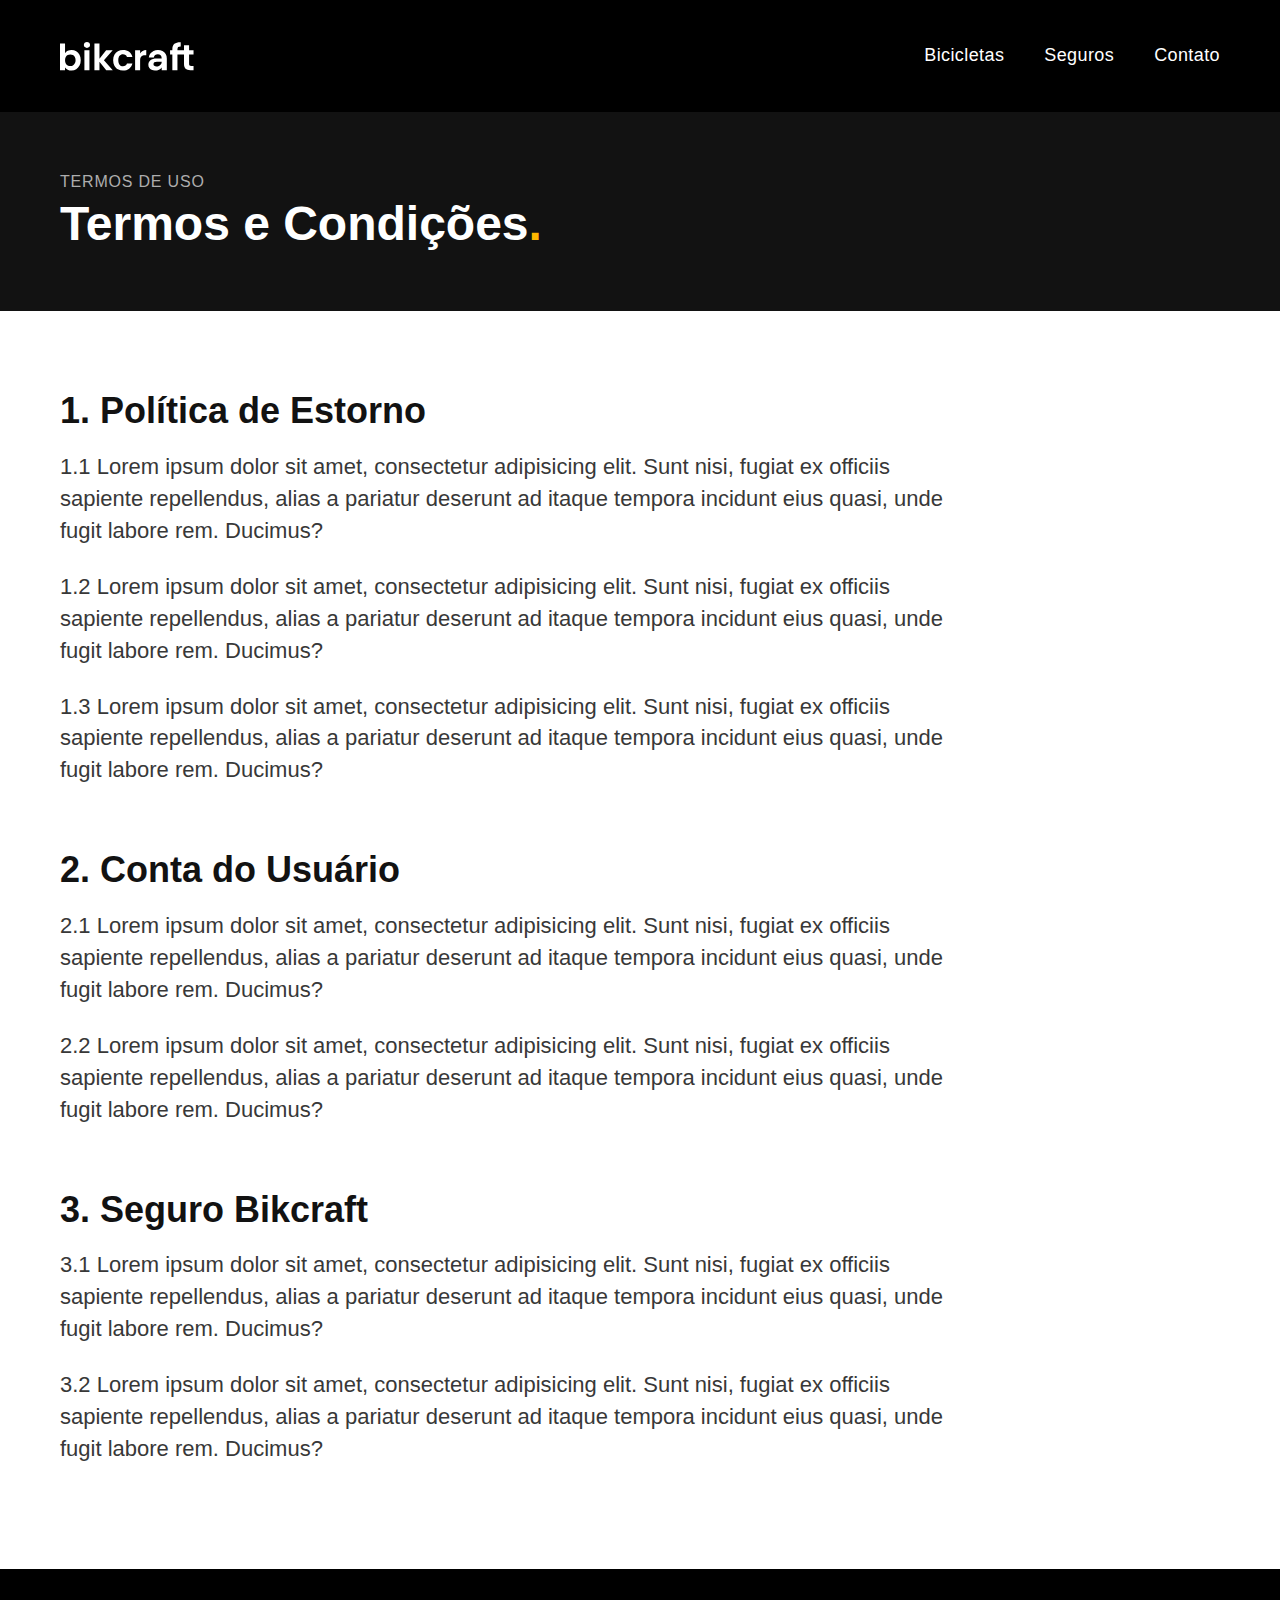
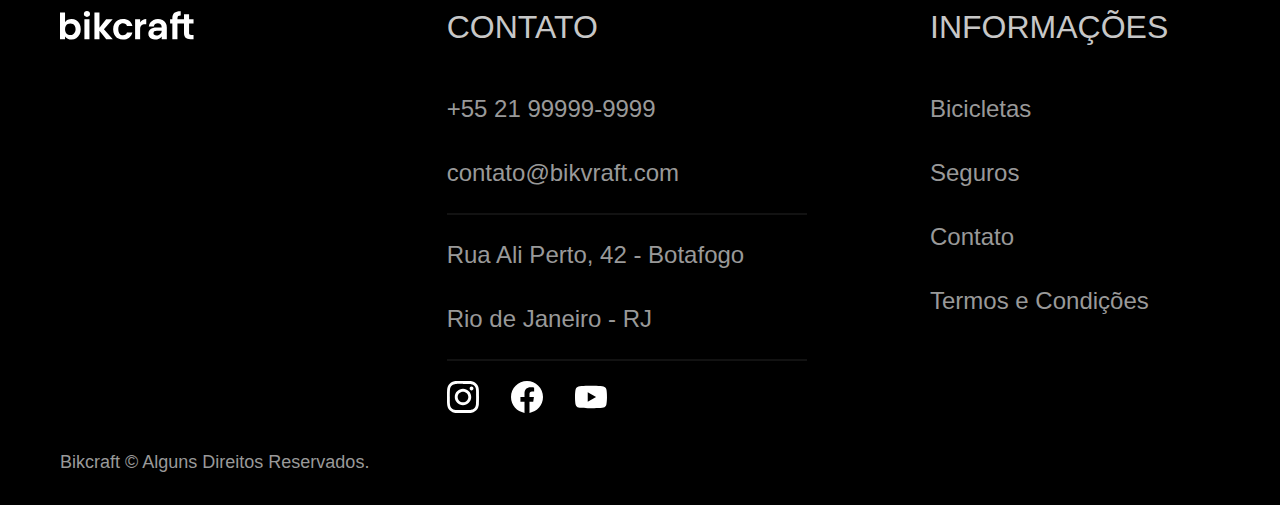
<file: termos.html>
<!DOCTYPE html>
<html lang="pt-br">

<head>
  <meta charset="UTF-8">
  <meta name="viewport" content="width=device-width, initial-scale=1.0">
  <meta name="description" content="Termos e Condições.">
  <link rel="stylesheet" href="/css/style.css">
  <title>Termos e Condições | Bikcraft</title>

  <!-- <link rel="preconnect" href="https://fonts.googleapis.com">
<link rel="preconnect" href="https://fonts.gstatic.com" crossorigin>
<link href="https://fonts.googleapis.com/css2?family=Merriweather:ital,wght@1,900&family=Poppins:wght@400;500;600;700&family=Roboto:wght@400;500;700&display=swap" rel="stylesheet"> -->

</head>

<body id="termos">
  <header class="header-bg">
    <div class="container header">
      <a href="./"><img src="/0801-imagens-e-icones/arquivos-cliente/bikcraft.svg" alt="bikcraft"></a>
      <nav aria-label="primaria">
        <ul class="header-menu font-d-m0">
          <li><a href="./bicicletas.html">Bicicletas</a></li>
          <li><a href="./seguros.html">Seguros</a></li>
          <li><a href="./contato.html">Contato</a></li>
        </ul>
      </nav>
    </div>
  </header>

  <main>
    <div class="titulo-bg">
      <div class="titulo container">
        <p class="font-c-01m corpo-de-texto-cor-4">Termos de uso</p>
        <h1 class="font-d-b1 corpo-de-texto-cor-0">Termos e Condições<span class="cor-e1">.</span></h1>
      </div>
    </div>
    <div class="termos font-c-m1 corpo-de-texto-cor-11 container">
      <h2 class="font-c-m4 corpo-de-texto-cor-13">1. Política de Estorno</h2>
      <p>1.1 Lorem ipsum dolor sit amet, consectetur adipisicing elit. Sunt nisi, fugiat ex officiis sapiente repellendus, alias a pariatur deserunt ad itaque tempora incidunt eius quasi, unde fugit labore rem. Ducimus?</p>
      <p>1.2 Lorem ipsum dolor sit amet, consectetur adipisicing elit. Sunt nisi, fugiat ex officiis sapiente repellendus, alias a pariatur deserunt ad itaque tempora incidunt eius quasi, unde fugit labore rem. Ducimus?</p>
      <p>1.3 Lorem ipsum dolor sit amet, consectetur adipisicing elit. Sunt nisi, fugiat ex officiis sapiente repellendus, alias a pariatur deserunt ad itaque tempora incidunt eius quasi, unde fugit labore rem. Ducimus?</p>
      <h2 class="font-c-m4 corpo-de-texto-cor-13">2. Conta do Usuário</h2>
      <p>2.1 Lorem ipsum dolor sit amet, consectetur adipisicing elit. Sunt nisi, fugiat ex officiis sapiente repellendus, alias a pariatur deserunt ad itaque tempora incidunt eius quasi, unde fugit labore rem. Ducimus?</p>
      <p>2.2 Lorem ipsum dolor sit amet, consectetur adipisicing elit. Sunt nisi, fugiat ex officiis sapiente repellendus, alias a pariatur deserunt ad itaque tempora incidunt eius quasi, unde fugit labore rem. Ducimus?</p>
      <h2 class="font-c-m4 corpo-de-texto-cor-13">3. Seguro Bikcraft</h2>
      <p>3.1 Lorem ipsum dolor sit amet, consectetur adipisicing elit. Sunt nisi, fugiat ex officiis sapiente repellendus, alias a pariatur deserunt ad itaque tempora incidunt eius quasi, unde fugit labore rem. Ducimus?</p>
      <p>3.2 Lorem ipsum dolor sit amet, consectetur adipisicing elit. Sunt nisi, fugiat ex officiis sapiente repellendus, alias a pariatur deserunt ad itaque tempora incidunt eius quasi, unde fugit labore rem. Ducimus?</p>
    </div>
  </main>

  <footer class="footer-bg">
    <div class="footer-container container">
      <span>
        <a href="./"><img src="/0801-imagens-e-icones/arquivos-cliente/bikcraft.svg" alt="bikcraft"></a>
      </span>
      <div class="footer-contato">
        <h3 class="font-d-m3 corpo-de-texto-cor-3">CONTATO</h3>
        <nav aria-label="contato">
          <ul class="font-c-m3 corpo-de-texto-cor-5">
            <li><a href="tel:+5521999999999">+55 21 99999-9999</a></li>
            <li><a href="mailto:contato@bikvraft.com">contato@bikvraft.com</a></li>
            <li>Rua Ali Perto, 42 - Botafogo</li>
            <li>Rio de Janeiro - RJ</li>
          </ul>
        </nav>
        <div class="redes-sociais corpo-de-texto-cor-0">
          <a href="./">
            <img src="/0827-favicon/bikcraft-arquivos/img/redes/instagram.svg" alt="Instagram">
          </a>
          <a href="./">
            <img src="/0827-favicon/bikcraft-arquivos/img/redes/facebook.svg" alt="Facebook">
          </a>
          <a href="./">
            <img src="/0827-favicon/bikcraft-arquivos/img/redes/youtube.svg" alt="Youtub">
          </a>
        </div>
      </div>
      <div class="footer-informacoes">
        <h3 class="font-d-m3 corpo-de-texto-cor-3">INFORMAÇÕES</h3>
        <nav aria-label="informações">
          <ul class="font-c-m3 corpo-de-texto-cor-5">
            <li><a href="./bicicletas.html">Bicicletas</a></li>
            <li><a href="./seguros.html">Seguros</a></li>
            <li><a href="./contato.html">Contato</a></li>
            <li><a href="./termos.html">Termos e Condições</a></li>
          </ul>
        </nav>
      </div>
      <p class="footer-copy corpo-de-texto-cor-5">Bikcraft © Alguns Direitos Reservados.</p>
    </div>
  </footer>
</body>

</html>
</file>
<file: css/style.css>
@import url(/css/global/global.css);
@import url(/css/utilitarios/tipografia.css);
@import url(/css/utilitarios/cores.css);
@import url(/css/global/header.css);
@import url(/css/global/footer.css);

/*utilitarios*/
@import url(/css/utilitarios/componentes.css);

/*home*/
@import url(/css/home/introducao.css);
@import url(/css/home/tecnologias.css);
@import url(/css/home/nossos-parceiros.css);
@import url(/css/home/depoimento.css);
@import url(/css/home/seguros.css);

/*Bicicletas*/
@import url(/css/bicicletas/bicicletas-listas.css);
@import url(/css/bicicletas/bicicletas-modelos.css);


/* Páginas Internas */
@import url(/css/termos/termos.css);
@import url(/css/paginas-internas/seguro-interno.css);
</file>
